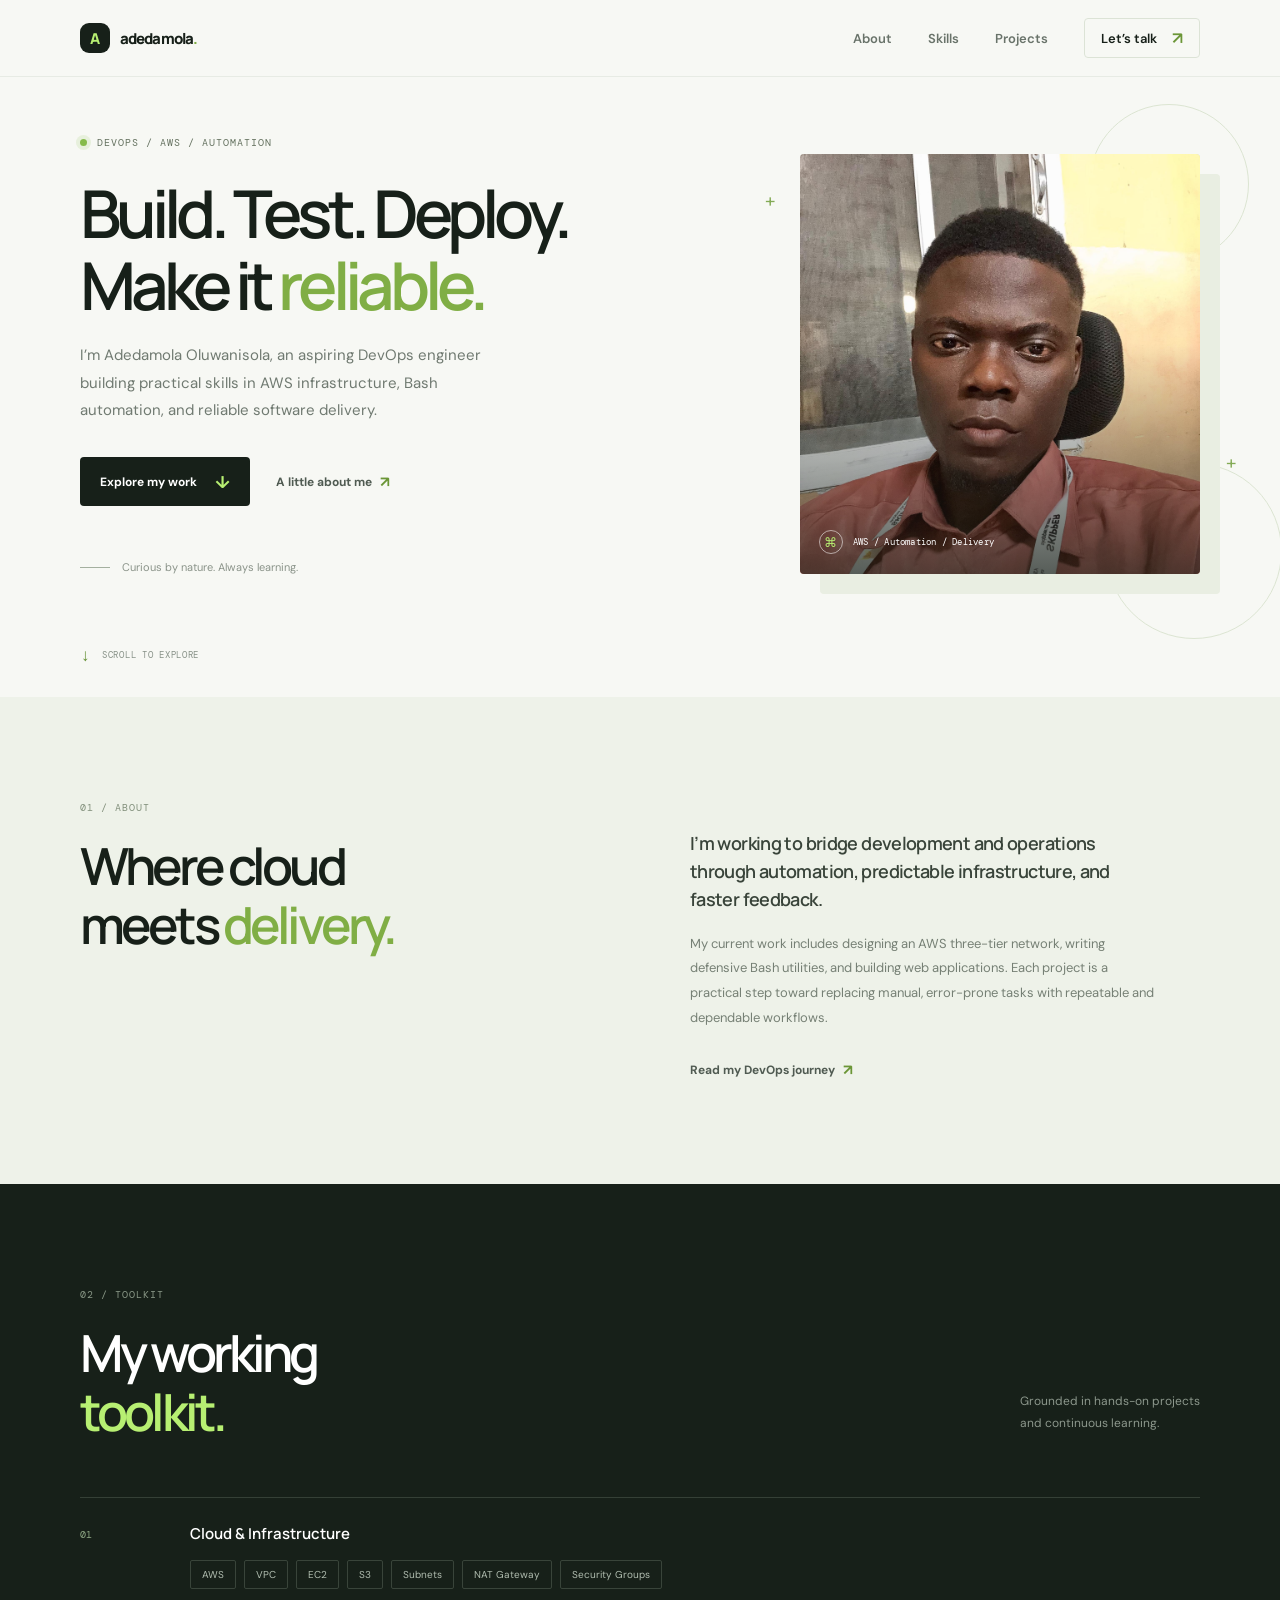
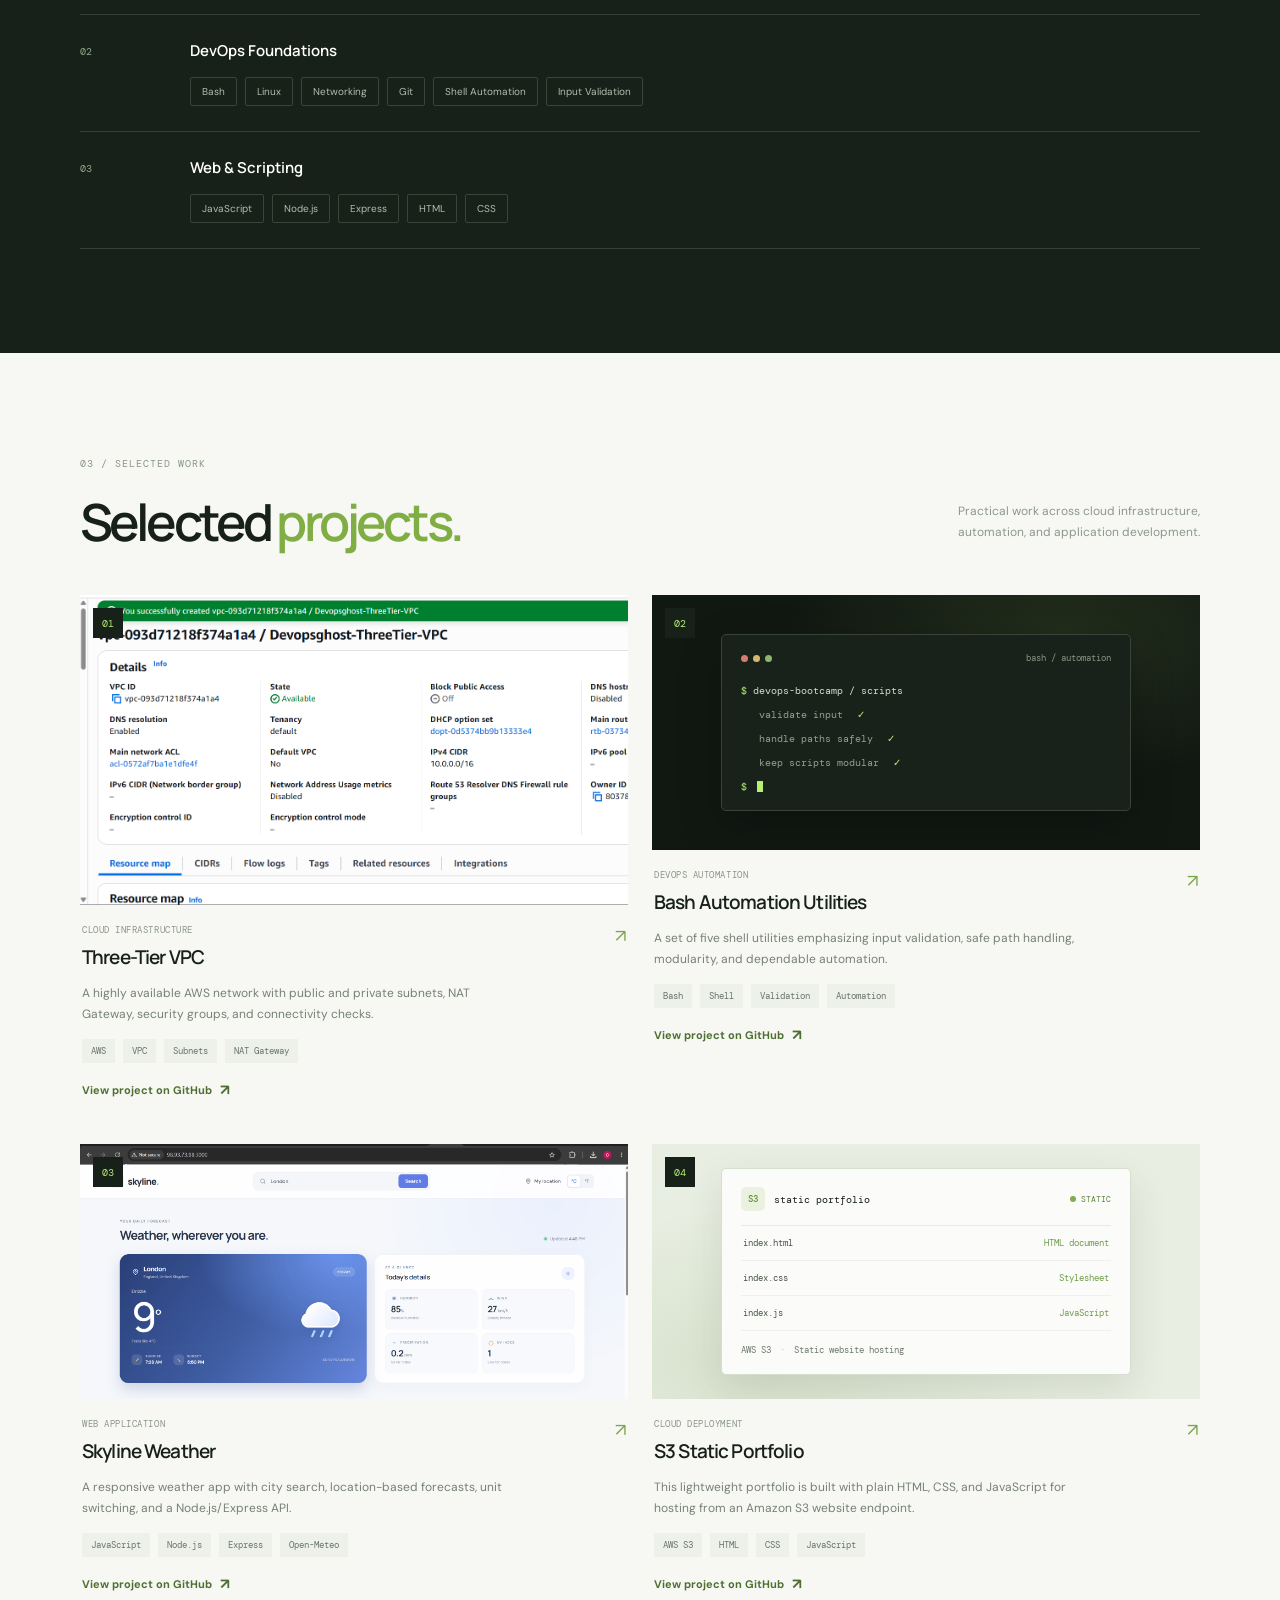
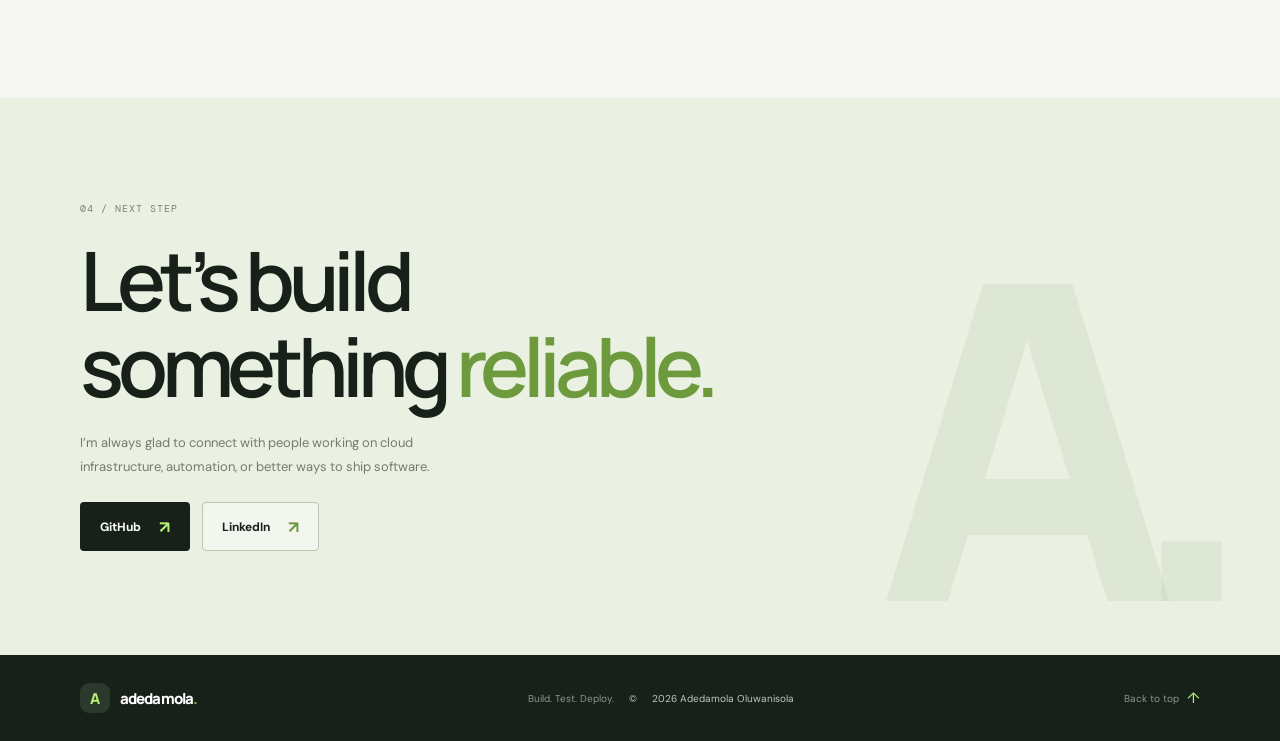
<file: index.html>
<!doctype html>
<html lang="en">
  <head>
    <meta charset="utf-8">
    <meta name="viewport" content="width=device-width, initial-scale=1">
    <meta name="theme-color" content="#101812">
    <meta
      name="description"
      content="Adedamola Oluwanisola's portfolio: AWS infrastructure, Bash automation, and software delivery projects."
    >
    <meta property="og:title" content="Adedamola Oluwanisola — DevOps &amp; Cloud">
    <meta
      property="og:description"
      content="Build. Test. Deploy. Explore Adedamola's cloud, automation, and software projects."
    >
    <title>Adedamola — DevOps &amp; Cloud Portfolio</title>
    <link rel="stylesheet" href="index.css">
    <script src="index.js" defer></script>
  </head>
  <body>
    <a class="skip-link" href="#main">Skip to content</a>

    <header class="site-header">
      <nav class="nav container" aria-label="Main navigation">
        <a class="brand" href="#home" aria-label="Adedamola, home">
          <span class="brand-mark" aria-hidden="true">A</span>
          <span>adedamola<span class="brand-period">.</span></span>
        </a>
        <button
          class="menu-toggle"
          type="button"
          aria-expanded="false"
          aria-controls="nav-links"
          aria-label="Open navigation menu"
        >
          <span></span>
          <span></span>
        </button>
        <div class="nav-links" id="nav-links">
          <a href="#about">About</a>
          <a href="#skills">Skills</a>
          <a href="#work">Projects</a>
          <a class="nav-contact" href="#contact">Let’s talk <span aria-hidden="true">↗</span></a>
        </div>
      </nav>
    </header>

    <main id="main">
      <section class="hero container" id="home" aria-labelledby="hero-title">
        <div class="hero-copy">
          <p class="eyebrow"><span class="status-dot"></span> DEVOPS / AWS / AUTOMATION</p>
          <h1 id="hero-title">Build. Test. Deploy.<br>Make it <span>reliable.</span></h1>
          <p class="hero-intro">
            I’m Adedamola Oluwanisola, an aspiring DevOps engineer building
            practical skills in AWS infrastructure, Bash automation, and
            reliable software delivery.
          </p>
          <div class="hero-actions">
            <a class="button button-primary" href="#work">Explore my work <span aria-hidden="true">↓</span></a>
            <a class="text-link" href="#about">A little about me <span aria-hidden="true">↗</span></a>
          </div>
          <div class="hero-note">
            <span class="note-line" aria-hidden="true"></span>
            <p>Curious by nature. Always learning.</p>
          </div>
        </div>
        <div class="hero-visual">
          <div class="portrait-frame">
            <img src="Image%201.jpg" alt="Portrait of Adedamola">
            <div class="portrait-label">
              <span class="label-icon" aria-hidden="true">⌘</span>
              <span>AWS / Automation / Delivery</span>
            </div>
          </div>
          <div class="orbit orbit-one" aria-hidden="true"></div>
          <div class="orbit orbit-two" aria-hidden="true"></div>
          <span class="visual-cross cross-one" aria-hidden="true">+</span>
          <span class="visual-cross cross-two" aria-hidden="true">+</span>
        </div>
        <a class="scroll-cue" href="#about"><span aria-hidden="true">↓</span> SCROLL TO EXPLORE</a>
      </section>

      <section class="about section-pad" id="about" aria-labelledby="about-title">
        <div class="container about-grid">
          <div>
            <p class="eyebrow section-eyebrow">01 / ABOUT</p>
            <h2 class="section-title" id="about-title">Where cloud<br>meets <span>delivery.</span></h2>
          </div>
          <div class="about-copy">
            <p class="about-lead">
              I’m working to bridge development and operations through
              automation, predictable infrastructure, and faster feedback.
            </p>
            <p>
              My current work includes designing an AWS three-tier network,
              writing defensive Bash utilities, and building web applications.
              Each project is a practical step toward replacing manual,
              error-prone tasks with repeatable and dependable workflows.
            </p>
            <a
              class="text-link"
              href="https://github.com/Ifenimi/my-first-DevOps-project"
              target="_blank"
              rel="noopener noreferrer"
            >Read my DevOps journey <span aria-hidden="true">↗</span></a>
          </div>
        </div>
      </section>

      <section class="skills section-pad" id="skills" aria-labelledby="skills-title">
        <div class="container">
          <div class="section-heading">
            <div>
              <p class="eyebrow section-eyebrow">02 / TOOLKIT</p>
              <h2 class="section-title" id="skills-title">My working<br><span>toolkit.</span></h2>
            </div>
            <p class="section-aside">Grounded in hands-on projects<br>and continuous learning.</p>
          </div>
          <div class="skill-groups">
            <div class="skill-group">
              <span class="skill-number">01</span>
              <div>
                <h3>Cloud &amp; Infrastructure</h3>
                <ul class="skill-list">
                  <li>AWS</li><li>VPC</li><li>EC2</li><li>S3</li>
                  <li>Subnets</li><li>NAT Gateway</li><li>Security Groups</li>
                </ul>
              </div>
            </div>
            <div class="skill-group">
              <span class="skill-number">02</span>
              <div>
                <h3>DevOps Foundations</h3>
                <ul class="skill-list">
                  <li>Bash</li><li>Linux</li><li>Networking</li><li>Git</li>
                  <li>Shell Automation</li><li>Input Validation</li>
                </ul>
              </div>
            </div>
            <div class="skill-group">
              <span class="skill-number">03</span>
              <div>
                <h3>Web &amp; Scripting</h3>
                <ul class="skill-list">
                  <li>JavaScript</li><li>Node.js</li><li>Express</li>
                  <li>HTML</li><li>CSS</li>
                </ul>
              </div>
            </div>
          </div>
        </div>
      </section>

      <section class="work section-pad" id="work" aria-labelledby="work-title">
        <div class="container">
          <div class="section-heading work-heading">
            <div>
              <p class="eyebrow section-eyebrow">03 / SELECTED WORK</p>
              <h2 class="section-title" id="work-title">Selected <span>projects.</span></h2>
            </div>
            <p class="section-aside">Practical work across cloud infrastructure,<br>automation, and application development.</p>
          </div>
          <div class="project-grid">
            <article class="project-card project-featured">
              <div class="project-image">
                <img src="VPC%20image%206.png" alt="AWS VPC dashboard showing a three-tier VPC" loading="lazy">
                <span class="project-index">01</span>
              </div>
              <div class="project-info">
                <div>
                  <p class="project-type">CLOUD INFRASTRUCTURE</p>
                  <h3>Three-Tier VPC</h3>
                </div>
                <span class="project-arrow" aria-hidden="true">↗</span>
                <p class="project-description">
                  A highly available AWS network with public and private
                  subnets, NAT Gateway, security groups, and connectivity checks.
                </p>
                <ul class="project-tags" aria-label="Technologies">
                  <li>AWS</li><li>VPC</li><li>Subnets</li><li>NAT Gateway</li>
                </ul>
                <a
                  class="project-link"
                  href="https://github.com/Ifenimi/aws-three-tier-vpc"
                  target="_blank"
                  rel="noopener noreferrer"
                >View project on GitHub <span aria-hidden="true">↗</span></a>
              </div>
            </article>
            <article class="project-card">
              <div class="project-image project-terminal">
                <div class="terminal-window" role="img" aria-label="Bash automation project preview">
                  <div class="terminal-bar" aria-hidden="true">
                    <span></span><span></span><span></span>
                    <span class="terminal-title">bash / automation</span>
                  </div>
                  <p><span>$</span> devops-bootcamp / scripts</p>
                  <p class="terminal-output">validate input <span>✓</span></p>
                  <p class="terminal-output">handle paths safely <span>✓</span></p>
                  <p class="terminal-output">keep scripts modular <span>✓</span></p>
                  <p class="terminal-prompt"><span>$</span> <i aria-hidden="true"></i></p>
                </div>
                <span class="project-index">02</span>
              </div>
              <div class="project-info">
                <div>
                  <p class="project-type">DEVOPS AUTOMATION</p>
                  <h3>Bash Automation Utilities</h3>
                </div>
                <span class="project-arrow" aria-hidden="true">↗</span>
                <p class="project-description">
                  A set of five shell utilities emphasizing input validation,
                  safe path handling, modularity, and dependable automation.
                </p>
                <ul class="project-tags" aria-label="Technologies">
                  <li>Bash</li><li>Shell</li><li>Validation</li><li>Automation</li>
                </ul>
                <a
                  class="project-link"
                  href="https://github.com/Ifenimi/bash_scripting_exercises"
                  target="_blank"
                  rel="noopener noreferrer"
                >View project on GitHub <span aria-hidden="true">↗</span></a>
              </div>
            </article>
            <article class="project-card">
              <div class="project-image">
                <img src="Weather%20app%20image%204.png" alt="Weather dashboard with current conditions and forecast" loading="lazy">
                <span class="project-index">03</span>
              </div>
              <div class="project-info">
                <div>
                  <p class="project-type">WEB APPLICATION</p>
                  <h3>Skyline Weather</h3>
                </div>
                <span class="project-arrow" aria-hidden="true">↗</span>
                <p class="project-description">
                  A responsive weather app with city search, location-based
                  forecasts, unit switching, and a Node.js/Express API.
                </p>
                <ul class="project-tags" aria-label="Technologies">
                  <li>JavaScript</li><li>Node.js</li><li>Express</li><li>Open-Meteo</li>
                </ul>
                <a
                  class="project-link"
                  href="https://github.com/Ifenimi/weather_application_2026"
                  target="_blank"
                  rel="noopener noreferrer"
                >View project on GitHub <span aria-hidden="true">↗</span></a>
              </div>
            </article>
            <article class="project-card">
              <div class="project-image project-deploy">
                <div class="deploy-window" role="img" aria-label="Static portfolio hosting preview">
                  <div class="deploy-heading">
                    <span class="deploy-mark">S3</span>
                    <span>static portfolio</span>
                    <span class="deploy-live"><span></span> STATIC</span>
                  </div>
                  <div class="deploy-row"><span>index.html</span><span>HTML document</span></div>
                  <div class="deploy-row"><span>index.css</span><span>Stylesheet</span></div>
                  <div class="deploy-row"><span>index.js</span><span>JavaScript</span></div>
                  <div class="deploy-footer">AWS S3 <span>·</span> Static website hosting</div>
                </div>
                <span class="project-index">04</span>
              </div>
              <div class="project-info">
                <div>
                  <p class="project-type">CLOUD DEPLOYMENT</p>
                  <h3>S3 Static Portfolio</h3>
                </div>
                <span class="project-arrow" aria-hidden="true">↗</span>
                <p class="project-description">
                  This lightweight portfolio is built with plain HTML, CSS, and
                  JavaScript for hosting from an Amazon S3 website endpoint.
                </p>
                <ul class="project-tags" aria-label="Technologies">
                  <li>AWS S3</li><li>HTML</li><li>CSS</li><li>JavaScript</li>
                </ul>
                <a
                  class="project-link"
                  href="https://github.com/Ifenimi/static-portfolio"
                  target="_blank"
                  rel="noopener noreferrer"
                >View project on GitHub <span aria-hidden="true">↗</span></a>
              </div>
            </article>
          </div>
        </div>
      </section>

      <section class="contact section-pad" id="contact" aria-labelledby="contact-title">
        <div class="container contact-inner">
          <p class="eyebrow section-eyebrow">04 / NEXT STEP</p>
          <h2 id="contact-title">Let’s build<br>something <span>reliable.</span></h2>
          <p class="contact-copy">
            I’m always glad to connect with people working on cloud infrastructure,
            automation, or better ways to ship software.
          </p>
          <div class="contact-links">
            <a
              class="button button-light"
              href="https://github.com/Ifenimi"
              target="_blank"
              rel="noopener noreferrer"
            >GitHub <span aria-hidden="true">↗</span></a>
            <a
              class="button button-outline"
              href="https://www.linkedin.com/in/adedamola-oluwanisola-60337714b/"
              target="_blank"
              rel="noopener noreferrer"
            >LinkedIn <span aria-hidden="true">↗</span></a>
          </div>
          <span class="contact-decoration" aria-hidden="true">A.</span>
        </div>
      </section>
    </main>

    <footer class="site-footer">
      <div class="container footer-inner">
        <a class="brand footer-brand" href="#home">
          <span class="brand-mark" aria-hidden="true">A</span>
          <span>adedamola<span class="brand-period">.</span></span>
        </a>
        <p>Build. Test. Deploy. <span>© <span id="current-year">2026</span> Adedamola Oluwanisola</span></p>
        <a class="back-to-top" href="#home">Back to top <span aria-hidden="true">↑</span></a>
      </div>
    </footer>
  </body>
</html>
</file>
<file: index.css>
@import url("https://fonts.googleapis.com/css2?family=DM+Mono:wght@400;500&family=DM+Sans:wght@400;500;600;700&family=Manrope:wght@400;500;600;700;800&display=swap");

:root {
  color-scheme: light;
  --ink: #172019;
  --muted: #7e887f;
  --paper: #f7f8f4;
  --white: #fff;
  --green: #b7ef72;
  --line: #e4e9e0;
  --mono: "DM Mono", "Courier New", monospace;
  --body: "DM Sans", Arial, sans-serif;
  --display: "Manrope", "DM Sans", Arial, sans-serif;
}

* {
  box-sizing: border-box;
}

html {
  scroll-behavior: smooth;
  scroll-padding-top: 84px;
}

body {
  margin: 0;
  background: var(--paper);
  color: var(--ink);
  font-family: var(--body);
  -webkit-font-smoothing: antialiased;
}

a {
  color: inherit;
  text-decoration: none;
}

button,
a {
  -webkit-tap-highlight-color: transparent;
}

a:focus-visible,
button:focus-visible {
  outline: 3px solid #6c9e36;
  outline-offset: 4px;
}

img {
  display: block;
  max-width: 100%;
}

.container {
  width: min(1120px, calc(100% - 64px));
  margin-inline: auto;
}

.skip-link {
  position: fixed;
  z-index: 20;
  top: 12px;
  left: 12px;
  padding: 12px 16px;
  transform: translateY(-160%);
  border-radius: 5px;
  background: var(--green);
  color: var(--ink);
  font-weight: 700;
}

.skip-link:focus {
  transform: translateY(0);
}

.site-header {
  position: sticky;
  z-index: 10;
  top: 0;
  border-bottom: 1px solid rgba(228, 233, 224, 0.8);
  background: rgba(247, 248, 244, 0.94);
  backdrop-filter: blur(14px);
}

.nav {
  display: flex;
  min-height: 76px;
  align-items: center;
  justify-content: space-between;
}

.brand {
  display: inline-flex;
  align-items: center;
  gap: 10px;
  font-family: var(--display);
  font-size: 15px;
  font-weight: 800;
  letter-spacing: -0.06em;
}

.brand-mark {
  display: grid;
  width: 30px;
  height: 30px;
  place-items: center;
  border-radius: 9px;
  background: var(--ink);
  color: var(--green);
  font-size: 15px;
}

.brand-period,
.section-title span,
.hero h1 span,
.contact h2 span {
  color: #80ae45;
}

.nav-links {
  display: flex;
  align-items: center;
  gap: 36px;
  color: #69736a;
  font-size: 13px;
  font-weight: 600;
}

.nav-links a {
  transition: color 160ms ease;
}

.nav-links a:hover,
.text-link:hover,
.back-to-top:hover {
  color: var(--ink);
}

.nav-links .nav-contact {
  display: inline-flex;
  min-height: 40px;
  align-items: center;
  gap: 15px;
  padding: 0 16px;
  border: 1px solid #dce3d6;
  border-radius: 4px;
  color: var(--ink);
}

.nav-contact span {
  color: #6b9637;
  font-size: 17px;
}

.menu-toggle {
  display: none;
}

.hero {
  position: relative;
  display: grid;
  min-height: 620px;
  grid-template-columns: 1.15fr 0.85fr;
  align-items: center;
  gap: 48px;
  padding-top: 46px;
  padding-bottom: 92px;
}

.hero-copy {
  position: relative;
  z-index: 1;
  padding-bottom: 18px;
}

.eyebrow {
  margin: 0;
  font-family: var(--mono);
  font-size: 10px;
  letter-spacing: 0.1em;
}

.hero .eyebrow {
  display: flex;
  align-items: center;
  gap: 10px;
  color: #657260;
}

.status-dot {
  width: 7px;
  height: 7px;
  border-radius: 50%;
  background: #86bb4b;
  box-shadow: 0 0 0 4px rgba(134, 187, 75, 0.14);
}

.hero h1,
.section-title,
.contact h2 {
  font-family: var(--display);
  font-weight: 600;
  letter-spacing: -0.075em;
}

.hero h1 {
  margin: 28px 0 20px;
  font-size: clamp(44px, 5.2vw, 66px);
  line-height: 1.1;
}

.hero-intro {
  max-width: 430px;
  margin: 0;
  color: #707a71;
  font-size: 15px;
  line-height: 1.85;
}

.hero-actions {
  display: flex;
  align-items: center;
  gap: 26px;
  margin-top: 32px;
}

.button {
  display: inline-flex;
  min-height: 49px;
  align-items: center;
  justify-content: center;
  gap: 18px;
  padding: 0 19px;
  border: 1px solid transparent;
  border-radius: 4px;
  font-size: 12px;
  font-weight: 700;
  transition: transform 160ms ease, background 160ms ease;
}

.button:hover {
  transform: translateY(-2px);
}

.button-primary {
  background: var(--ink);
  color: var(--white);
}

.button-primary span {
  color: var(--green);
  font-size: 17px;
}

.text-link {
  display: inline-flex;
  align-items: center;
  gap: 8px;
  color: #505b52;
  font-size: 12px;
  font-weight: 700;
  transition: color 160ms ease;
}

.text-link span {
  color: #6b9637;
  font-size: 15px;
}

.hero-note {
  display: flex;
  align-items: center;
  gap: 12px;
  margin-top: 54px;
}

.note-line {
  width: 30px;
  height: 1px;
  background: #a4b09f;
}

.hero-note p {
  margin: 0;
  color: #8a9389;
  font-size: 11px;
}

.hero-visual {
  position: relative;
  width: min(100%, 400px);
  justify-self: end;
}

.portrait-frame {
  position: relative;
  z-index: 1;
  width: 100%;
  height: 420px;
  overflow: hidden;
  border-radius: 4px;
  background: #d7d2c5;
  box-shadow: 20px 20px 0 #e9eee2;
}

.portrait-frame::after {
  position: absolute;
  inset: 45% 0 0;
  background: linear-gradient(transparent, rgba(17, 26, 19, 0.7));
  content: "";
}

.portrait-frame img {
  width: 100%;
  height: 100%;
  object-fit: cover;
  object-position: center 38%;
}

.portrait-label {
  position: absolute;
  z-index: 2;
  right: 19px;
  bottom: 20px;
  left: 19px;
  display: flex;
  align-items: center;
  gap: 10px;
  color: white;
  font-family: var(--mono);
  font-size: 9px;
  letter-spacing: 0.025em;
}

.label-icon {
  display: grid;
  width: 24px;
  height: 24px;
  place-items: center;
  border: 1px solid rgba(255, 255, 255, 0.55);
  border-radius: 50%;
  color: var(--green);
  font-size: 13px;
}

.orbit {
  position: absolute;
  border: 1px solid #dce5d2;
  border-radius: 50%;
}

.orbit-one {
  top: -50px;
  right: -49px;
  width: 160px;
  height: 160px;
}

.orbit-two {
  right: -82px;
  bottom: -65px;
  width: 176px;
  height: 176px;
}

.visual-cross {
  position: absolute;
  z-index: 2;
  color: #83aa55;
  font-size: 19px;
}

.cross-one {
  top: 34px;
  left: -35px;
}

.cross-two {
  right: -36px;
  bottom: 99px;
}

.scroll-cue {
  position: absolute;
  bottom: 31px;
  left: 0;
  display: flex;
  align-items: center;
  gap: 11px;
  color: #879187;
  font-family: var(--mono);
  font-size: 9px;
  letter-spacing: 0.08em;
}

.scroll-cue span {
  color: #69933a;
  font-size: 17px;
}

.section-pad {
  padding: 104px 0;
}

.about {
  background: #eef2e9;
}

.about-grid {
  display: grid;
  grid-template-columns: 1fr 1fr;
  gap: 100px;
  align-items: start;
}

.section-eyebrow {
  margin-bottom: 22px;
  color: #82907c;
}

.section-title {
  margin: 0;
  font-size: clamp(38px, 4vw, 52px);
  line-height: 1.15;
}

.about-copy {
  max-width: 465px;
  padding-top: 29px;
}

.about-copy p {
  margin: 0 0 18px;
  color: #768075;
  font-size: 13px;
  line-height: 1.9;
}

.about-copy .about-lead {
  color: #39443a;
  font-family: var(--display);
  font-size: 18px;
  font-weight: 600;
  letter-spacing: -0.035em;
  line-height: 1.55;
}

.about-copy .text-link {
  margin-top: 12px;
}

.skills {
  background: var(--ink);
  color: var(--white);
}

.section-heading {
  display: flex;
  align-items: end;
  justify-content: space-between;
  gap: 30px;
}

.skills .section-eyebrow,
.work .section-eyebrow {
  color: #899786;
}

.skills .section-title span {
  color: var(--green);
}

.section-aside {
  margin: 0 0 7px;
  color: #8c978c;
  font-size: 12px;
  line-height: 1.8;
}

.skill-groups {
  margin-top: 56px;
  border-top: 1px solid #354036;
}

.skill-group {
  display: grid;
  grid-template-columns: 90px 1fr;
  gap: 20px;
  padding: 25px 0;
  border-bottom: 1px solid #354036;
}

.skill-number {
  padding-top: 5px;
  color: #8fa885;
  font-family: var(--mono);
  font-size: 10px;
}

.skill-group h3 {
  margin: 0 0 16px;
  font-family: var(--display);
  font-size: 15px;
  font-weight: 600;
}

.skill-list,
.project-tags {
  display: flex;
  flex-wrap: wrap;
  gap: 8px;
  margin: 0;
  padding: 0;
  list-style: none;
}

.skill-list li {
  padding: 7px 11px;
  border: 1px solid #39443a;
  border-radius: 2px;
  color: #b1bdb0;
  font-size: 10px;
}

.work {
  background: var(--paper);
}

.work-heading {
  margin-bottom: 44px;
}

.work .section-title span {
  color: #80ae45;
}

.project-grid {
  display: grid;
  grid-template-columns: repeat(2, minmax(0, 1fr));
  gap: 44px 24px;
}

.project-card {
  min-width: 0;
}

.project-image {
  position: relative;
  height: 255px;
  overflow: hidden;
  background: #e5e9e1;
}

.project-image img {
  width: 100%;
  height: 100%;
  object-fit: cover;
  object-position: top center;
  transition: transform 350ms ease;
}

.project-card:hover .project-image img {
  transform: scale(1.025);
}

.project-featured .project-image {
  height: 310px;
}

.project-index {
  position: absolute;
  top: 13px;
  left: 13px;
  display: grid;
  width: 30px;
  height: 30px;
  place-items: center;
  background: var(--ink);
  color: var(--green);
  font-family: var(--mono);
  font-size: 10px;
}

.project-info {
  display: grid;
  grid-template-columns: 1fr auto;
  align-items: start;
  padding: 19px 2px 0;
}

.project-type {
  margin: 0 0 8px;
  color: #8b9589;
  font-family: var(--mono);
  font-size: 9px;
  letter-spacing: 0.06em;
}

.project-info h3 {
  margin: 0;
  font-family: var(--display);
  font-size: 19px;
  font-weight: 600;
  letter-spacing: -0.045em;
}

.project-arrow {
  color: #7ba64a;
  font-size: 18px;
}

.project-description {
  grid-column: 1 / -1;
  max-width: 440px;
  margin: 13px 0 14px;
  color: #768075;
  font-size: 12px;
  line-height: 1.75;
}

.project-tags {
  grid-column: 1 / -1;
}

.project-tags li {
  padding: 6px 9px;
  background: #edf1e9;
  color: #697569;
  font-family: var(--mono);
  font-size: 9px;
}

.project-link {
  display: inline-flex;
  grid-column: 1 / -1;
  align-items: center;
  gap: 8px;
  justify-self: start;
  margin-top: 17px;
  color: #4e6f31;
  font-size: 11px;
  font-weight: 700;
}

.project-link span {
  font-size: 15px;
  transition: transform 160ms ease;
}

.project-link:hover span {
  transform: translate(2px, -2px);
}

.project-terminal {
  display: grid;
  place-items: center;
  background:
    radial-gradient(ellipse at 75% 15%, rgba(183, 239, 114, 0.1), transparent 48%),
    #111812;
}

.terminal-window {
  width: min(82%, 410px);
  padding: 17px 19px;
  border: 1px solid #384339;
  border-radius: 5px;
  background: #18221a;
  box-shadow: 0 15px 40px rgba(0, 0, 0, 0.25);
  color: #d3ddce;
  font-family: var(--mono);
  font-size: 10px;
}

.terminal-bar {
  display: flex;
  align-items: center;
  gap: 5px;
  margin-bottom: 20px;
}

.terminal-bar > span:not(.terminal-title) {
  width: 7px;
  height: 7px;
  border-radius: 50%;
  background: #70816d;
}

.terminal-bar > span:first-child {
  background: #d47e6f;
}

.terminal-bar > span:nth-child(2) {
  background: #d3b86d;
}

.terminal-bar > span:nth-child(3) {
  background: #8db66c;
}

.terminal-bar .terminal-title {
  margin-left: auto;
  color: #879584;
  font-size: 9px;
}

.terminal-window p {
  margin: 11px 0;
}

.terminal-window p > span {
  color: var(--green);
}

.terminal-window .terminal-output {
  padding-left: 18px;
  color: #93a28f;
}

.terminal-window .terminal-output span {
  margin-left: 8px;
  color: var(--green);
}

.terminal-window .terminal-prompt {
  margin-bottom: 0;
}

.terminal-prompt i {
  display: inline-block;
  width: 6px;
  height: 11px;
  margin-left: 4px;
  background: var(--green);
  vertical-align: -2px;
}

.project-deploy {
  display: grid;
  place-items: center;
  background:
    radial-gradient(ellipse at 20% 85%, rgba(121, 155, 91, 0.15), transparent 50%),
    #e8eee1;
}

.deploy-window {
  width: min(82%, 410px);
  padding: 18px 19px;
  border: 1px solid #d5dfcf;
  border-radius: 5px;
  background: #fbfcf9;
  box-shadow: 0 16px 38px rgba(54, 74, 48, 0.12);
  color: #485648;
  font-family: var(--mono);
  font-size: 9px;
}

.deploy-heading {
  display: flex;
  align-items: center;
  gap: 9px;
  padding-bottom: 14px;
  border-bottom: 1px solid #e8ece4;
  color: var(--ink);
  font-size: 10px;
}

.deploy-mark {
  display: grid;
  width: 24px;
  height: 24px;
  place-items: center;
  border-radius: 5px;
  background: #eaf2df;
  color: #648e39;
  font-size: 9px;
  font-weight: 500;
}

.deploy-live {
  display: inline-flex;
  align-items: center;
  gap: 5px;
  margin-left: auto;
  color: #60823e;
  font-size: 8px;
}

.deploy-live span {
  width: 6px;
  height: 6px;
  border-radius: 50%;
  background: #81ac4f;
}

.deploy-row {
  display: flex;
  justify-content: space-between;
  padding: 11px 2px;
  border-bottom: 1px solid #eef0ea;
}

.deploy-row span:last-child {
  color: #6f9c48;
}

.deploy-footer {
  padding-top: 13px;
  color: #6d786c;
}

.deploy-footer span {
  padding: 0 4px;
  color: #9baa94;
}

.quote-image img {
  object-position: center 22%;
}

.contact {
  overflow: hidden;
  background: #eaf0e2;
}

.contact-inner {
  position: relative;
}

.contact .section-eyebrow {
  color: #78866f;
}

.contact h2 {
  position: relative;
  z-index: 1;
  margin: 0;
  font-size: clamp(48px, 7vw, 82px);
  line-height: 1.05;
}

.contact h2 span {
  color: #6e9a3e;
}

.contact-copy {
  position: relative;
  z-index: 1;
  max-width: 390px;
  margin: 22px 0 24px;
  color: #727d70;
  font-size: 13px;
  line-height: 1.8;
}

.button-light {
  position: relative;
  z-index: 1;
  background: var(--ink);
  color: white;
}

.button-light span {
  color: var(--green);
  font-size: 17px;
}

.contact-links {
  position: relative;
  z-index: 1;
  display: flex;
  flex-wrap: wrap;
  gap: 12px;
}

.button-outline {
  border-color: #bac8b2;
  background: rgba(255, 255, 255, 0.4);
  color: var(--ink);
}

.button-outline span {
  color: #6e9a3e;
  font-size: 17px;
}

.contact-decoration {
  position: absolute;
  right: -5px;
  bottom: -102px;
  color: rgba(142, 169, 115, 0.13);
  font-family: var(--display);
  font-size: clamp(250px, 35vw, 440px);
  font-weight: 800;
  letter-spacing: -0.13em;
  line-height: 1;
  pointer-events: none;
}

.site-footer {
  background: var(--ink);
  color: #aab4aa;
}

.footer-inner {
  display: flex;
  min-height: 86px;
  align-items: center;
  justify-content: space-between;
  gap: 20px;
}

.footer-brand {
  color: white;
}

.footer-brand .brand-mark {
  background: #2b382c;
}

.footer-inner p,
.back-to-top {
  color: #8c978c;
  font-size: 10px;
}

.footer-inner p span {
  margin-left: 12px;
  color: #c0c9bd;
}

.back-to-top {
  display: inline-flex;
  align-items: center;
  gap: 8px;
}

.back-to-top span {
  color: var(--green);
  font-size: 15px;
}

.error-page {
  display: grid;
  min-height: 100vh;
  place-items: center;
  padding: 32px;
  background:
    radial-gradient(ellipse at 80% 20%, rgba(183, 239, 114, 0.12), transparent 32%),
    var(--paper);
}

.error-card {
  width: min(100%, 620px);
  padding: clamp(32px, 8vw, 72px);
  border: 1px solid var(--line);
  background: rgba(255, 255, 255, 0.72);
}

.error-card .section-eyebrow {
  margin-top: 68px;
}

.error-card h1 {
  margin: 0;
  font-family: var(--display);
  font-size: clamp(42px, 8vw, 64px);
  font-weight: 600;
  letter-spacing: -0.075em;
  line-height: 1.08;
}

.error-card h1 span {
  color: #80ae45;
}

.error-copy {
  margin: 20px 0 25px;
  color: #707a71;
  font-size: 13px;
  line-height: 1.8;
}

@media (min-width: 1300px) {
  .hero {
    min-height: 670px;
  }
}

@media (max-width: 760px) {
  html {
    scroll-padding-top: 70px;
  }

  .container {
    width: min(100% - 40px, 560px);
  }

  .nav {
    min-height: 68px;
  }

  .menu-toggle {
    display: flex;
    width: 42px;
    height: 42px;
    flex-direction: column;
    align-items: center;
    justify-content: center;
    gap: 6px;
    border: 1px solid var(--line);
    border-radius: 4px;
    background: transparent;
    cursor: pointer;
  }

  .menu-toggle span {
    width: 17px;
    height: 1px;
    background: var(--ink);
    transition: transform 160ms ease;
  }

  .menu-toggle[aria-expanded="true"] span:first-child {
    transform: translateY(3.5px) rotate(45deg);
  }

  .menu-toggle[aria-expanded="true"] span:last-child {
    transform: translateY(-3.5px) rotate(-45deg);
  }

  .nav-links {
    position: absolute;
    top: calc(100% + 1px);
    right: 0;
    left: 0;
    display: none;
    align-items: stretch;
    gap: 0;
    padding: 8px 20px 18px;
    border-bottom: 1px solid var(--line);
    background: var(--paper);
  }

  .nav-links.is-open {
    display: flex;
    flex-direction: column;
  }

  .nav-links > a {
    padding: 14px 0;
  }

  .nav-links .nav-contact {
    justify-content: space-between;
    margin-top: 7px;
    padding: 0 12px;
  }

  .hero {
    min-height: auto;
    grid-template-columns: 1fr;
    gap: 50px;
    padding-top: 72px;
    padding-bottom: 98px;
  }

  .hero h1 {
    font-size: clamp(43px, 10vw, 62px);
  }

  .hero-visual {
    width: min(82%, 370px);
    justify-self: center;
  }

  .portrait-frame {
    height: min(105vw, 410px);
  }

  .scroll-cue {
    bottom: 37px;
  }

  .section-pad {
    padding: 78px 0;
  }

  .about-grid {
    grid-template-columns: 1fr;
    gap: 12px;
  }

  .about-copy {
    padding-top: 10px;
  }

  .section-heading {
    align-items: start;
    flex-direction: column;
    gap: 17px;
  }

  .section-aside br {
    display: none;
  }

  .skill-groups {
    margin-top: 37px;
  }

  .skill-group {
    grid-template-columns: 40px 1fr;
    gap: 12px;
  }

  .project-grid {
    grid-template-columns: 1fr;
    gap: 36px;
  }

  .project-featured .project-image,
  .project-image {
    height: clamp(205px, 58vw, 320px);
  }

  .work-heading {
    margin-bottom: 34px;
  }

  .contact-decoration {
    right: -26px;
    bottom: -58px;
    font-size: 250px;
  }

  .footer-inner {
    min-height: 100px;
    flex-wrap: wrap;
    padding-top: 18px;
    padding-bottom: 18px;
  }

  .footer-inner p {
    order: 1;
    width: 100%;
    margin: 0;
  }
}

@media (max-width: 420px) {
  .container {
    width: calc(100% - 32px);
  }

  .hero-actions {
    align-items: flex-start;
    flex-direction: column;
    gap: 17px;
  }

  .hero-note {
    margin-top: 37px;
  }

  .footer-inner p span {
    display: block;
    margin: 5px 0 0;
  }
}

@media (prefers-reduced-motion: reduce) {
  *,
  *::before,
  *::after {
    scroll-behavior: auto !important;
    transition-duration: 0.01ms !important;
  }
}
</file>
